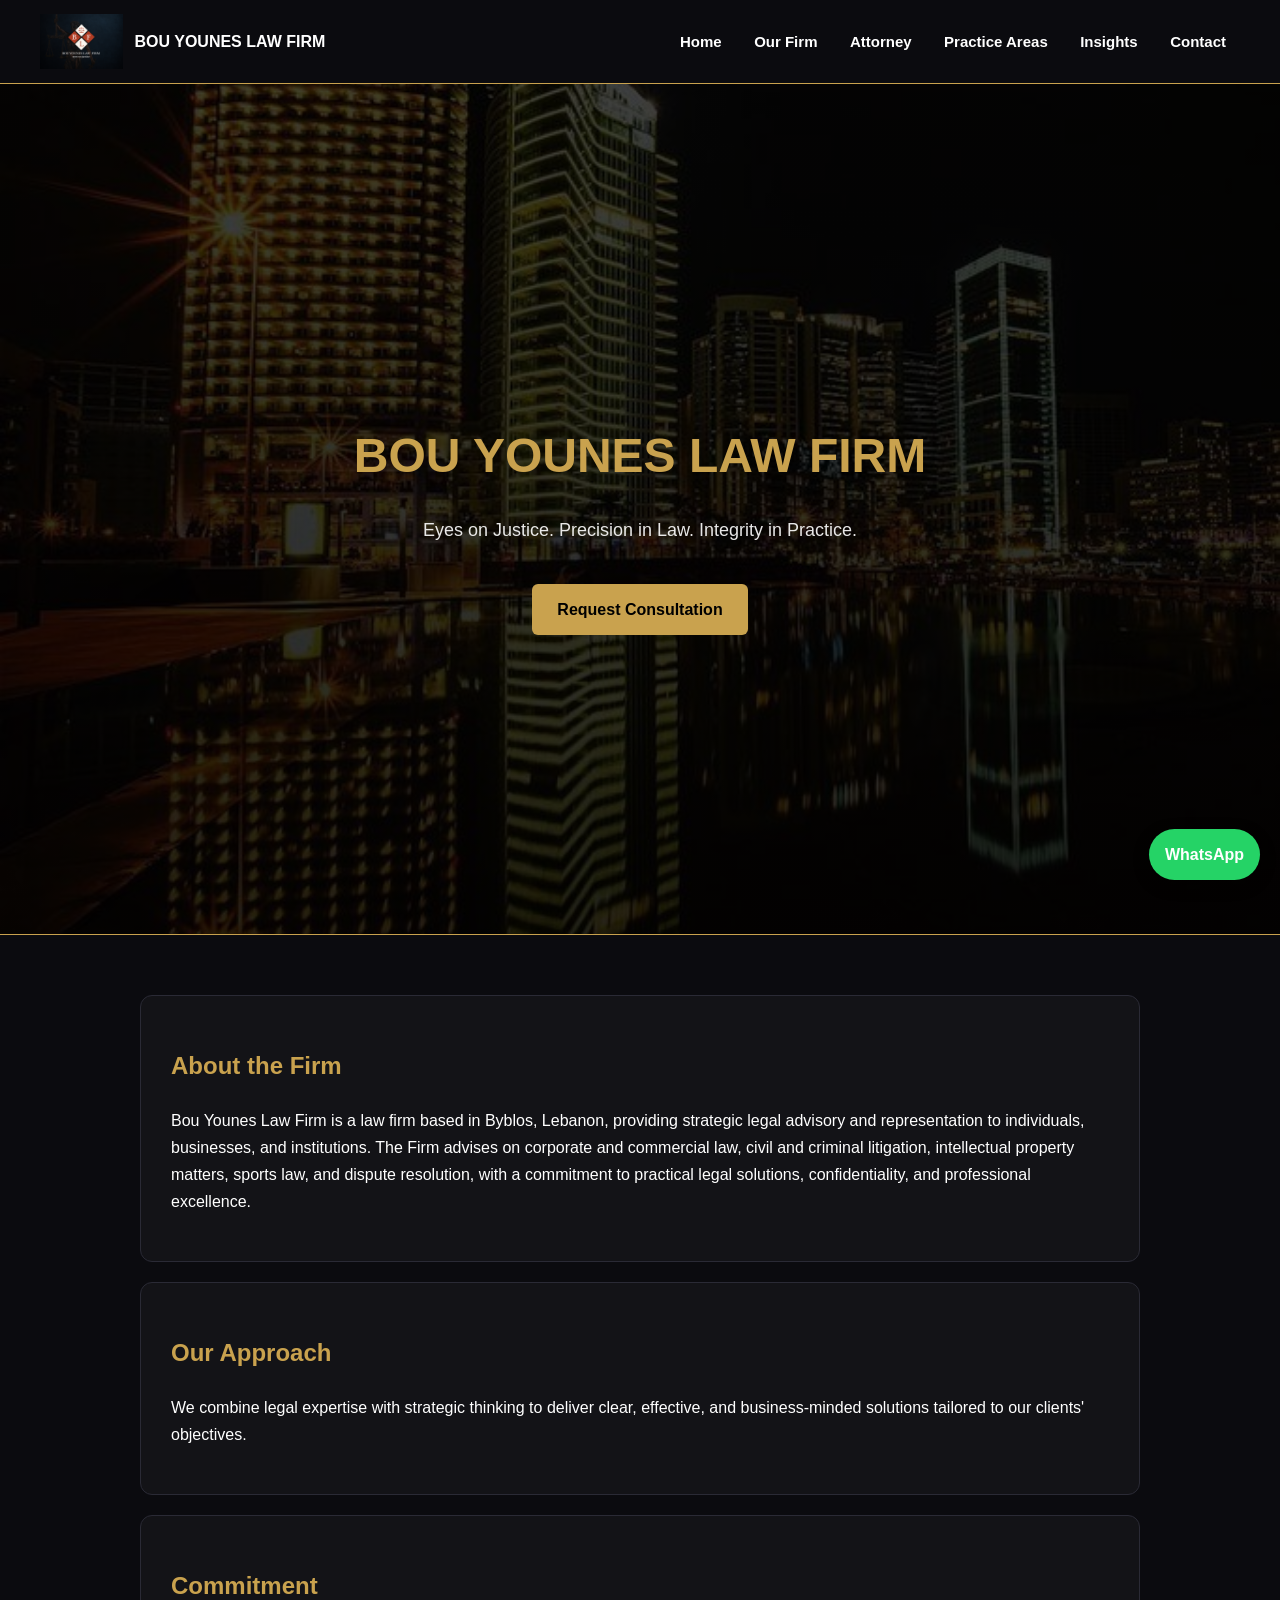
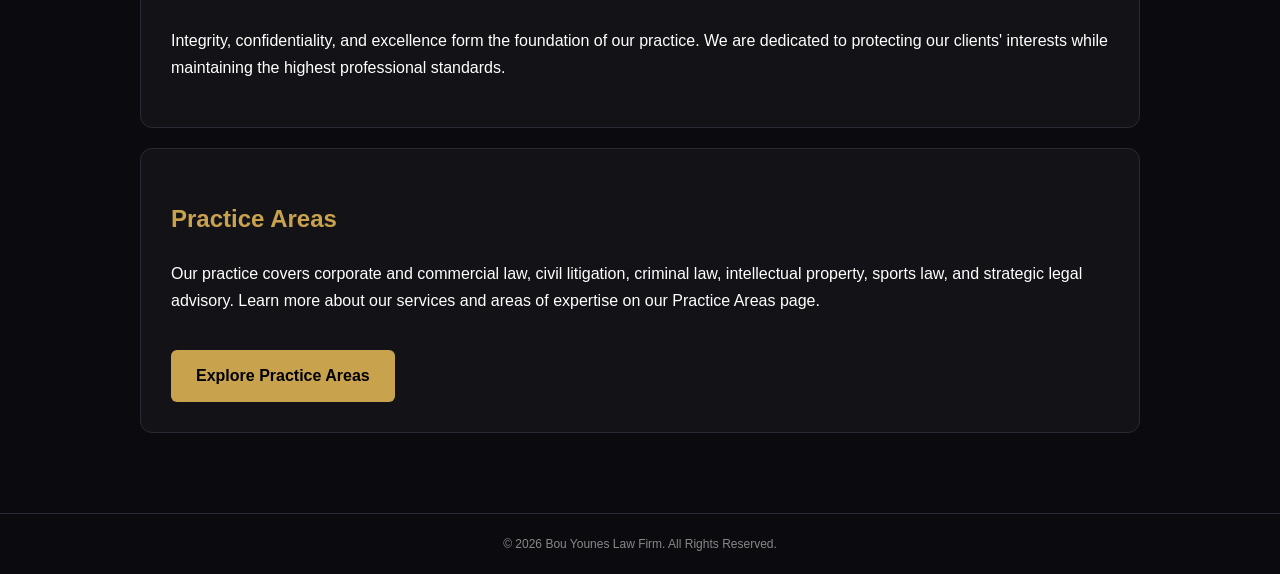
<file: index.html>
<!DOCTYPE html>
<html lang="en">
<head>
  <meta charset="UTF-8">
  <meta name="viewport" content="width=device-width, initial-scale=1.0">

  <title>Bou Younes Law Firm | Lawyers in Byblos, Lebanon | Corporate, Civil & Criminal Law</title>

  <meta name="description" content="Bou Younes Law Firm is a law firm based in Byblos, Lebanon, providing legal advisory and representation in corporate and commercial law, civil litigation, criminal law, intellectual property, and sports law.">

  <meta name="robots" content="index, follow">

  <link rel="canonical" href="https://charbelby1.github.io/charbel-law-website/">

  <meta property="og:title" content="Bou Younes Law Firm | Lawyers in Byblos, Lebanon">
  <meta property="og:description" content="Strategic legal advisory and representation in corporate, commercial, civil, criminal, intellectual property, and sports law in Lebanon.">
  <meta property="og:type" content="website">
  <meta property="og:url" content="https://charbelby1.github.io/charbel-law-website/">
  <meta property="og:image" content="https://charbelby1.github.io/charbel-law-website/logo.png">

  <link rel="stylesheet" href="style.css">

  <style>

body {
  margin: 0;
  font-family: Arial, sans-serif;
  background-color: #0b0b0f;
  color: white;
}

.hero {
  background: linear-gradient(rgba(0,0,0,0.75), rgba(0,0,0,0.85)),
  url('home-bg.jpg');
  background-size: cover;
  background-position: center;
  height: 90vh;
  display: flex;
  align-items: center;
  justify-content: center;
  text-align: center;
  padding: 20px;
  border-bottom: 1px solid #c9a24e;
}

.hero-content {
  max-width: 800px;
}

.hero h1 {
  font-size: 48px;
  color: #c9a24e;
  margin-bottom: 10px;
}

.hero p {
  font-size: 18px;
  opacity: 0.9;
}

.btn {
  display: inline-block;
  margin-top: 20px;
  padding: 12px 25px;
  background: #c9a24e;
  color: black;
  text-decoration: none;
  font-weight: bold;
  border-radius: 6px;
}

.section {
  max-width: 1000px;
  margin: auto;
  padding: 60px 20px;
}

.card {
  background: rgba(255,255,255,0.03);
  border: 1px solid #2a2a35;
  padding: 30px;
  border-radius: 12px;
  margin-bottom: 20px;
}

h2 {
  color: #c9a24e;
}

footer {
  text-align: center;
  padding: 20px;
  font-size: 12px;
  color: #888;
  border-top: 1px solid #2a2a35;
}

.whatsapp {
  position: fixed;
  bottom: 20px;
  right: 20px;
  background: #25D366;
  color: white;
  padding: 12px 16px;
  border-radius: 50px;
  text-decoration: none;
  font-weight: bold;
}

</style>

</head>

<body>

<header>
  <div class="logo">
    <img src="logo.png" alt="Logo" style="height:55px;">
    <b>BOU YOUNES LAW FIRM</b>
  </div>

  <nav>
    <a href="index.html">Home</a>
    <a href="firm.html">Our Firm</a>
    <a href="attorney.html">Attorney</a>
    <a href="practice-areas.html">Practice Areas</a>
    <a href="insights.html">Insights</a>
    <a href="contact.html">Contact</a>
  </nav>
</header>

<!-- HERO -->
<div class="hero">
  <div class="hero-content">

    <h1>BOU YOUNES LAW FIRM</h1>

    <p>
      Eyes on Justice. Precision in Law. Integrity in Practice.
    </p>

    <a class="btn" href="contact.html">
      Request Consultation
    </a>

  </div>
</div>

<!-- CONTENT -->
<div class="section">

  <div class="card">
    <h2>About the Firm</h2>
    <p>
      Bou Younes Law Firm is a law firm based in Byblos, Lebanon, providing strategic legal advisory and representation to individuals, businesses, and institutions. The Firm advises on corporate and commercial law, civil and criminal litigation, intellectual property matters, sports law, and dispute resolution, with a commitment to practical legal solutions, confidentiality, and professional excellence.
    </p>
  </div>

  <div class="card">
    <h2>Our Approach</h2>
    <p>
      We combine legal expertise with strategic thinking to deliver clear, effective, and business-minded solutions tailored to our clients' objectives.
    </p>
  </div>

  <div class="card">
    <h2>Commitment</h2>
    <p>
      Integrity, confidentiality, and excellence form the foundation of our practice. We are dedicated to protecting our clients' interests while maintaining the highest professional standards.
    </p>
  </div>

  <div class="card">
    <h2>Practice Areas</h2>
    <p>
      Our practice covers corporate and commercial law, civil litigation, criminal law, intellectual property, sports law, and strategic legal advisory. Learn more about our services and areas of expertise on our Practice Areas page.
    </p>
    <a class="btn" href="practice-areas.html">Explore Practice Areas</a>
  </div>

</div>

<a class="whatsapp"
href="https://wa.me/96176341528?text=Hello,%20I%20would%20like%20to%20schedule%20a%20legal%20consultation.%20Please%20let%20me%20know%20your%20availability.%20Thank%20you."
target="_blank">
WhatsApp
</a>

<footer>
  © 2026 Bou Younes Law Firm. All Rights Reserved.
</footer>

</body>
</html>
</file>
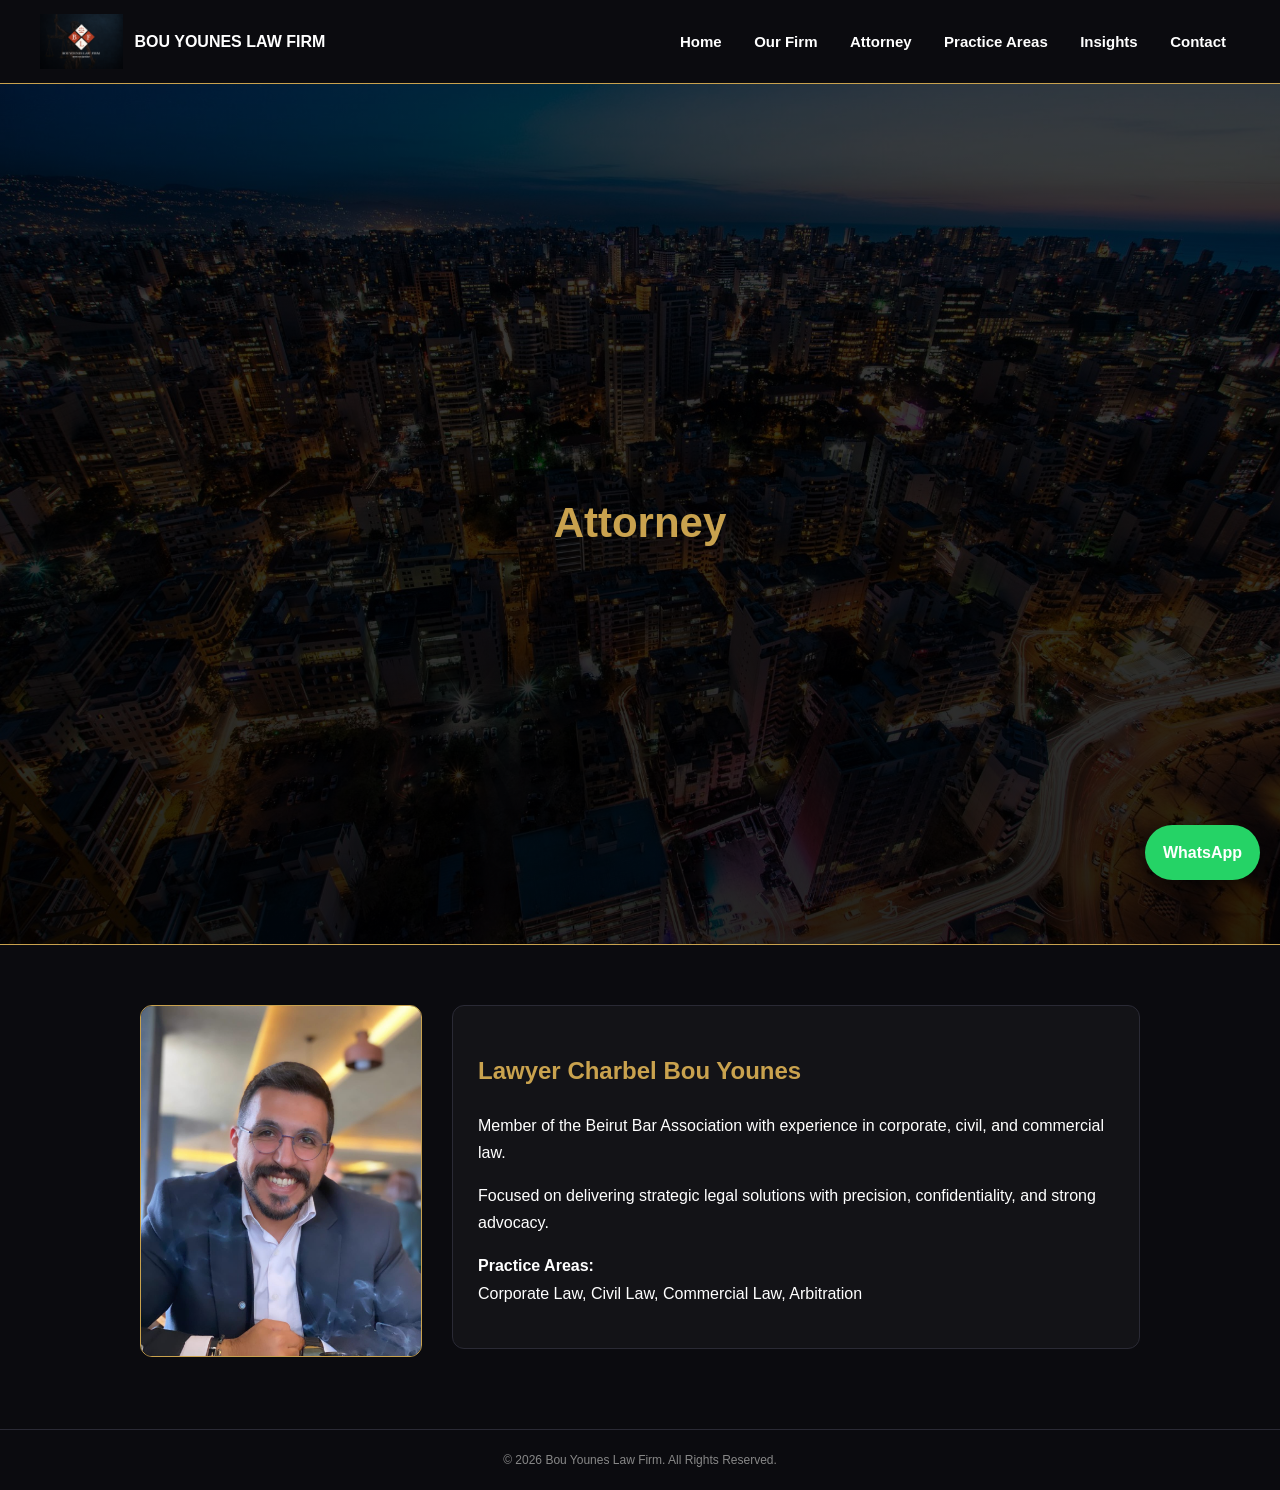
<file: attorney.html>
<!DOCTYPE html>
<html lang="en">
<head>
<meta charset="UTF-8">
<meta name="viewport" content="width=device-width, initial-scale=1.0">
<title>Attorney | Bou Younes Law Firm</title>
<link rel="stylesheet" href="style.css">

<style>

body {
  margin: 0;
  font-family: Arial, sans-serif;
  background-color: #0b0b0f;
  color: white;
}

/* HERO */
.hero {
  background: linear-gradient(rgba(0,0,0,0.75), rgba(0,0,0,0.85)),
  url('attorney-bg.jpg');
  background-size: cover;
  background-position: center;
  height: 60vh;
  display: flex;
  align-items: center;
  justify-content: center;
  text-align: center;
  border-bottom: 1px solid #c9a24e;
}

.hero h1 {
  color: #c9a24e;
  font-size: 42px;
}

/* PROFILE SECTION */
.section {
  max-width: 1000px;
  margin: auto;
  padding: 60px 20px;
}

.profile {
  display: flex;
  gap: 30px;
  flex-wrap: wrap;
  align-items: flex-start;
}

.profile img {
  width: 280px;
  border-radius: 12px;
  border: 1px solid #c9a24e;
}

.card {
  flex: 1;
  background: rgba(255,255,255,0.03);
  border: 1px solid #2a2a35;
  padding: 25px;
  border-radius: 12px;
}

h2 {
  color: #c9a24e;
}

/* FOOTER */
footer {
  text-align: center;
  padding: 20px;
  font-size: 12px;
  color: #888;
  border-top: 1px solid #2a2a35;
}

</style>

</head>

<body>

<header>
  <div class="logo">
    <img src="logo.png" alt="Logo" style="height:55px;">
    <b>BOU YOUNES LAW FIRM</b>
  </div>

  <nav>
    <a href="index.html">Home</a>
    <a href="firm.html">Our Firm</a>
    <a href="attorney.html">Attorney</a>
    <a href="practice-areas.html">Practice Areas</a>
    <a href="insights.html">Insights</a>
    <a href="contact.html">Contact</a>
  </nav>
</header>

<!-- HERO -->
<div class="hero">
  <h1>Attorney</h1>
</div>

<!-- CONTENT -->
<div class="section">

  <div class="profile">

    <!-- YOUR PHOTO -->
    <img src="charbel profile.jpeg" alt="Attorney Photo">

    <!-- INFO -->
    <div class="card">

      <h2>Lawyer Charbel Bou Younes</h2>

      <p>
        Member of the Beirut Bar Association with experience in corporate,
        civil, and commercial law.
      </p>

      <p>
        Focused on delivering strategic legal solutions with precision,
        confidentiality, and strong advocacy.
      </p>

      <p>
        <strong>Practice Areas:</strong><br>
        Corporate Law, Civil Law, Commercial Law, Arbitration
      </p>

    </div>

  </div>

</div>

<a class="whatsapp"
href="https://wa.me/96176341528?text=Hello,%20I%20would%20like%20to%20schedule%20a%20legal%20consultation.%20Please%20let%20me%20know%20your%20availability.%20Thank%20you."
target="_blank">
WhatsApp
</a>

<footer>
  © 2026 Bou Younes Law Firm. All Rights Reserved.
</footer>

</body>
</html>
</file>
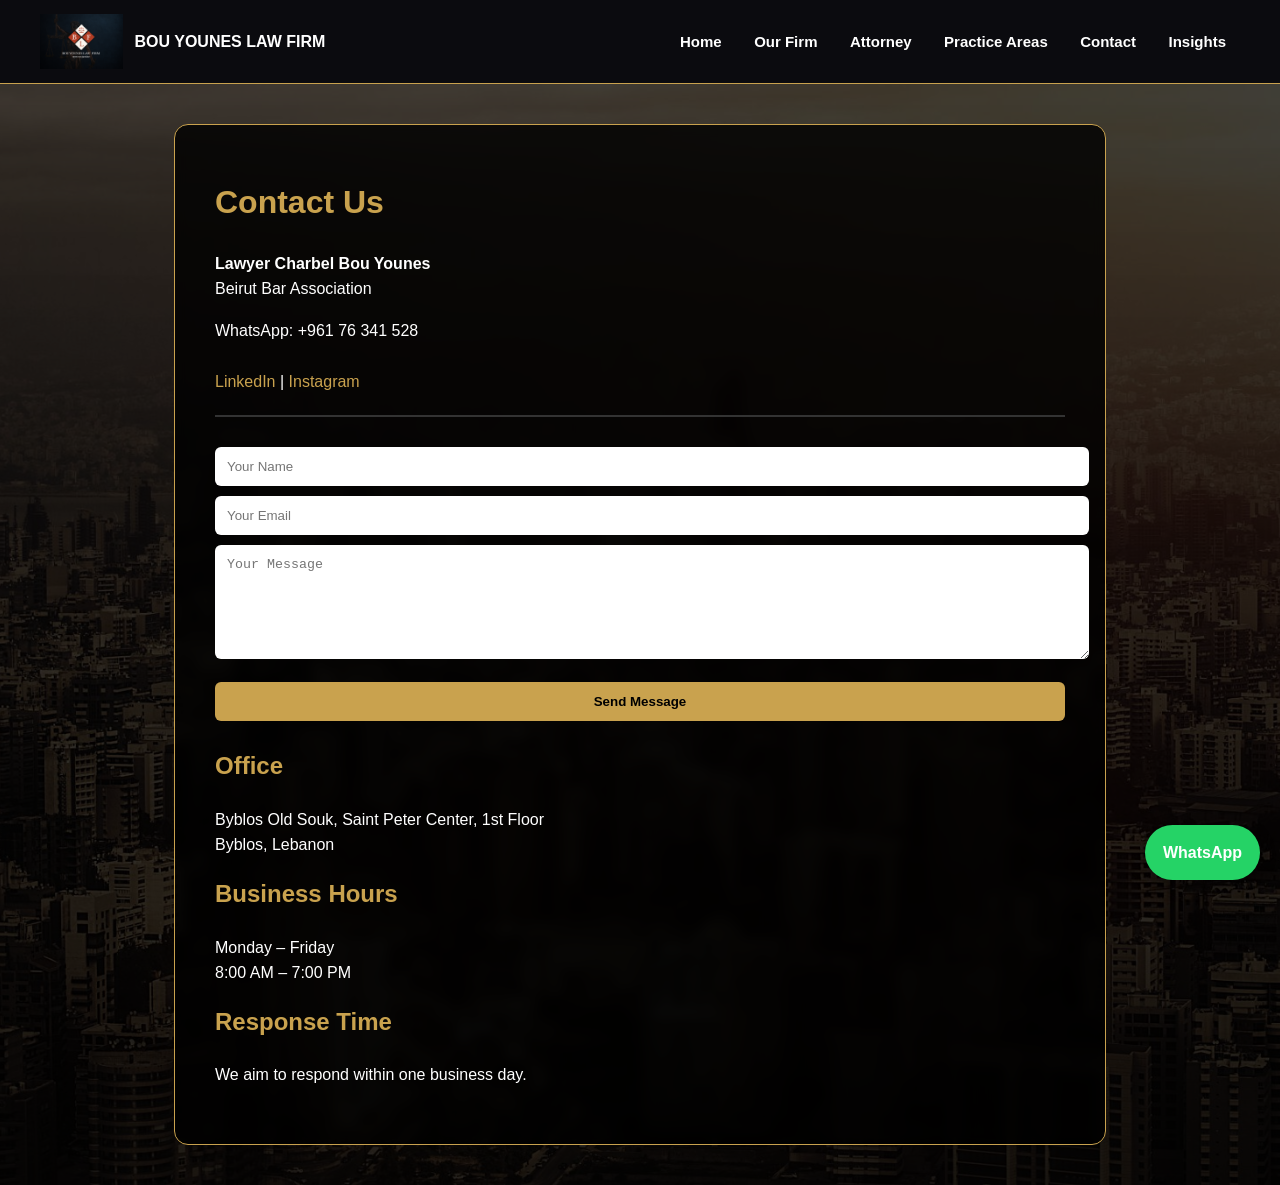
<file: contact.html>
<!DOCTYPE html>
<html lang="en">
<head>
<meta charset="UTF-8">
<meta name="viewport" content="width=device-width, initial-scale=1.0">
<title>Contact | Bou Younes Law Firm</title>
<link rel="stylesheet" href="style.css">

<style>

/* PAGE BACKGROUND */
body {
  margin: 0;
  font-family: Arial, sans-serif;
  color: white;
}

/* BACKGROUND IMAGE SECTION */
.contact-page {
  min-height: 100vh;
  background: linear-gradient(rgba(0,0,0,0.75), rgba(0,0,0,0.85)),
  url('contact-bg.jpg');
  background-size: cover;
  background-position: center;
  padding: 40px 20px;
}

/* MAIN CARD */
.card {
  max-width: 850px;
  margin: auto;
  background: rgba(0,0,0,0.80);
  padding: 40px;
  border-radius: 14px;
  border: 1px solid #c9a24e;
  backdrop-filter: blur(6px);
}

/* TEXT */
h1, h2, h3 {
  color: #c9a24e;
  margin-top: 10px;
}

p {
  line-height: 1.6;
}

/* INPUTS */
input, textarea {
  width: 100%;
  padding: 12px;
  margin-top: 10px;
  border-radius: 6px;
  border: none;
  outline: none;
}

/* BUTTON */
button {
  margin-top: 15px;
  width: 100%;
  padding: 12px;
  background: #c9a24e;
  border: none;
  font-weight: bold;
  cursor: pointer;
  color: black;
  border-radius: 6px;
}

/* LINKS */
a {
  color: #c9a24e;
  text-decoration: none;
}

a:hover {
  text-decoration: underline;
}

</style>
</head>

<body>

<header>
  <div class="logo">
    <img src="logo.png" alt="Bou Younes Law Firm Logo">
    <b>BOU YOUNES LAW FIRM</b>
  </div>

  <nav>
    <a href="index.html">Home</a>
    <a href="firm.html">Our Firm</a>
    <a href="attorney.html">Attorney</a>
    <a href="practice-areas.html">Practice Areas</a>
    <a href="contact.html">Contact</a>
    <a href="insights.html">Insights</a>
  </nav>
</header>

<div class="contact-page">

  <div class="card">

    <h1>Contact Us</h1>

    <p>
      <strong>Lawyer Charbel Bou Younes</strong><br>
      Beirut Bar Association
    </p>

    <p>
      WhatsApp: +961 76 341 528<br><br>

      <a href="https://www.linkedin.com/in/charbel-c-bou-younes-67949323b/" target="_blank">
        LinkedIn
      </a>
      |
      <a href="https://www.instagram.com/charbel.by/?hl=en" target="_blank">
        Instagram
      </a>
    </p>

    <hr style="border:1px solid #333; margin:20px 0;">

    <form action="https://formspree.io/f/mjgdpnzn" method="POST">

      <input type="text" name="name" placeholder="Your Name" required>

      <input type="email" name="email" placeholder="Your Email" required>

      <textarea name="message" rows="6" placeholder="Your Message" required></textarea>

      <button type="submit">Send Message</button>

    </form>

    <div style="margin-top:25px;">

      <h2>Office</h2>
      <p>
        Byblos Old Souk, Saint Peter Center, 1st Floor<br>
        Byblos, Lebanon
      </p>

      <h2>Business Hours</h2>
      <p>
        Monday – Friday<br>
        8:00 AM – 7:00 PM
      </p>

      <h2>Response Time</h2>
      <p>
        We aim to respond within one business day.
      </p>

    </div>

  </div>

</div>

<a class="whatsapp"
href="https://wa.me/96176341528?text=Hello,%20I%20would%20like%20to%20schedule%20a%20legal%20consultation.%20Please%20let%20me%20know%20your%20availability.%20Thank%20you."
target="_blank">
  WhatsApp
</a>

</body>
</html>
</file>
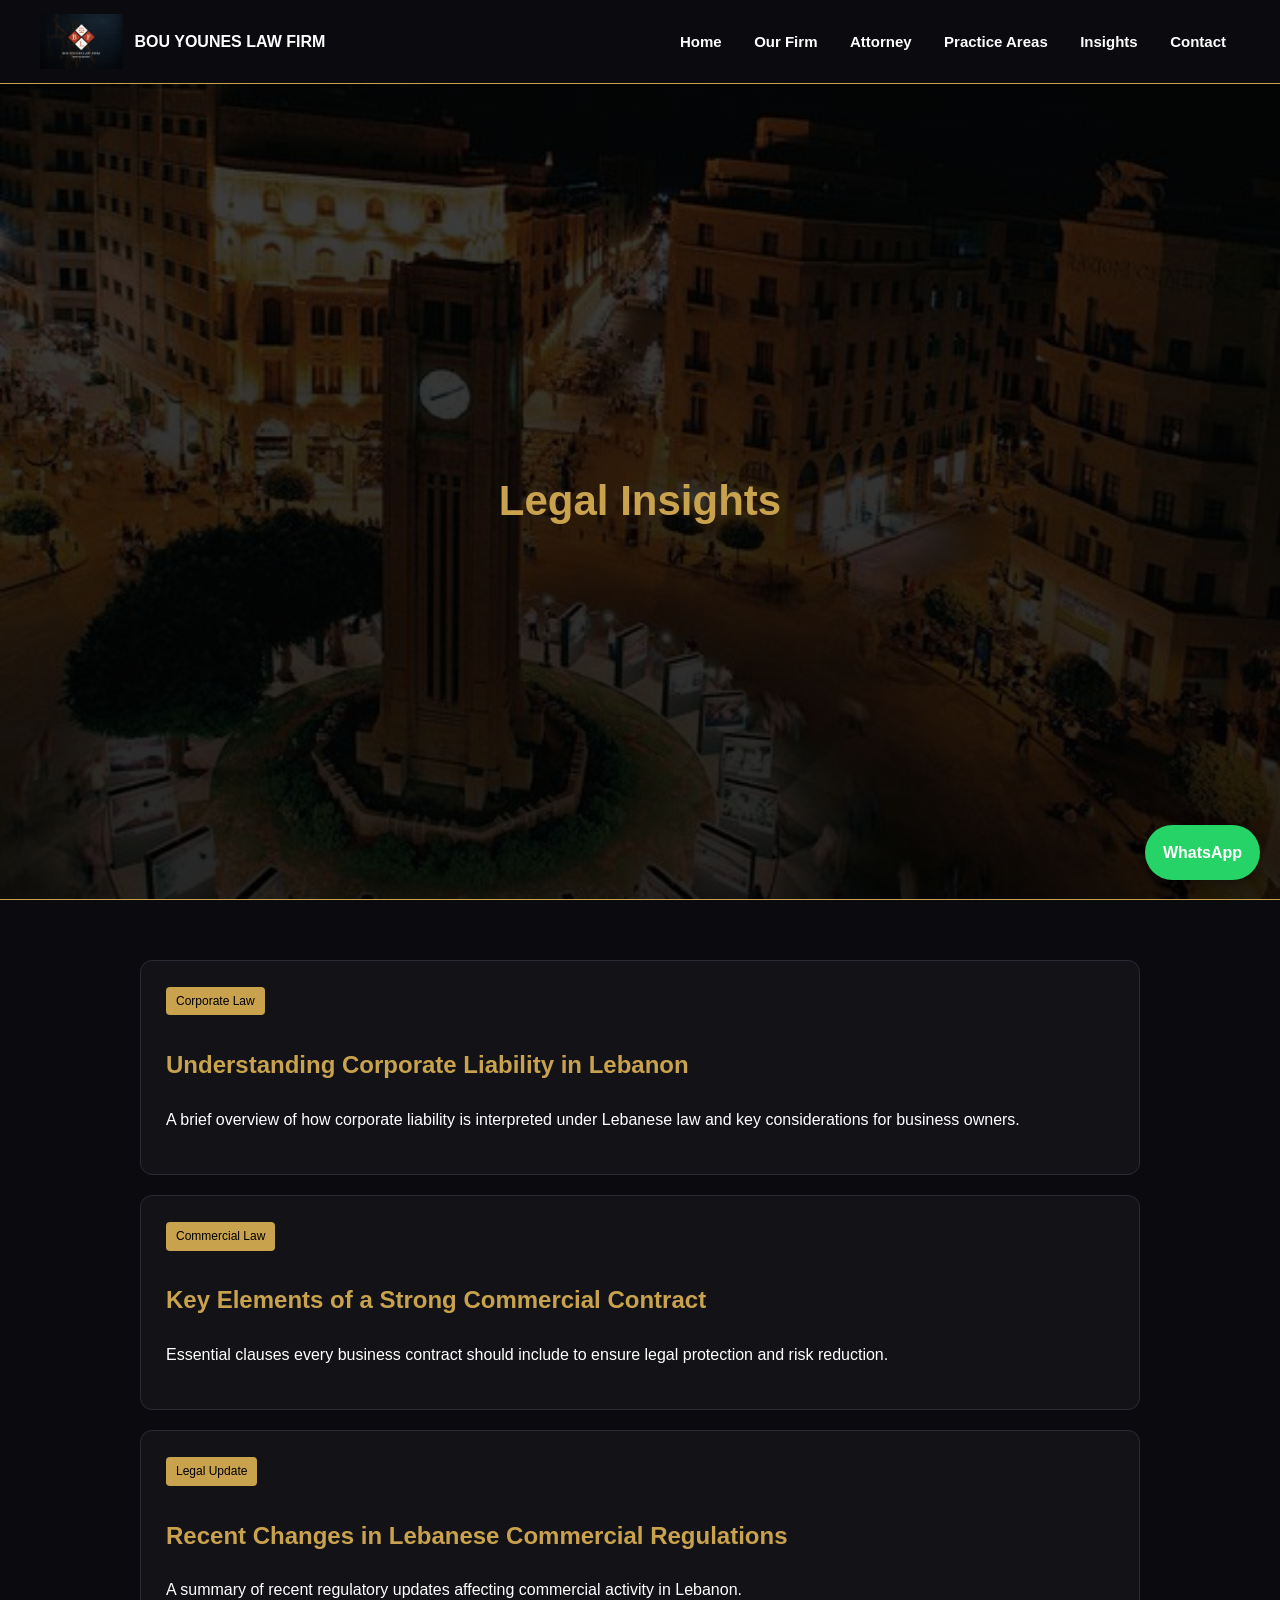
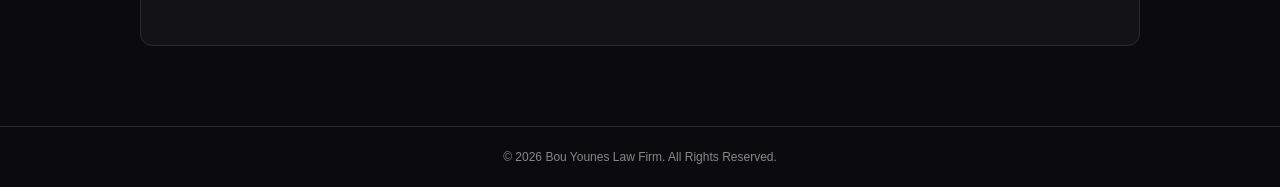
<file: insights.html>
<!DOCTYPE html>
<html lang="en">
<head>
<meta charset="UTF-8">
<meta name="viewport" content="width=device-width, initial-scale=1.0">
<title>Insights | Bou Younes Law Firm</title>
<link rel="stylesheet" href="style.css">

<style>

body {
  margin: 0;
  font-family: Arial, sans-serif;
  background-color: #0b0b0f;
  color: white;
}

/* HERO */
.hero {
  background: linear-gradient(rgba(0,0,0,0.75), rgba(0,0,0,0.85)),
  url('insights-bg.jpg');
  background-size: cover;
  background-position: center;
  height: 55vh;
  display: flex;
  align-items: center;
  justify-content: center;
  text-align: center;
  border-bottom: 1px solid #c9a24e;
}

.hero h1 {
  color: #c9a24e;
  font-size: 42px;
}

/* SECTION */
.section {
  max-width: 1000px;
  margin: auto;
  padding: 60px 20px;
}

/* BLOG CARD */
.card {
  background: rgba(255,255,255,0.03);
  border: 1px solid #2a2a35;
  padding: 25px;
  border-radius: 12px;
  margin-bottom: 20px;
  transition: 0.3s;
}

.card:hover {
  border-color: #c9a24e;
  transform: translateY(-3px);
}

h2 {
  color: #c9a24e;
}

/* TAG */
.tag {
  display: inline-block;
  padding: 4px 10px;
  font-size: 12px;
  background: #c9a24e;
  color: black;
  border-radius: 4px;
  margin-bottom: 10px;
}

/* FOOTER */
footer {
  text-align: center;
  padding: 20px;
  font-size: 12px;
  color: #888;
  border-top: 1px solid #2a2a35;
}

</style>

</head>

<body>

<header>
  <div class="logo">
    <img src="logo.png" alt="Logo" style="height:55px;">
    <b>BOU YOUNES LAW FIRM</b>
  </div>

  <nav>
    <a href="index.html">Home</a>
    <a href="firm.html">Our Firm</a>
    <a href="attorney.html">Attorney</a>
    <a href="practice-areas.html">Practice Areas</a>
    <a href="insights.html">Insights</a>
    <a href="contact.html">Contact</a>
  </nav>
</header>

<!-- HERO -->
<div class="hero">
  <h1>Legal Insights</h1>
</div>

<!-- CONTENT -->
<div class="section">

  <div class="card">
    <span class="tag">Corporate Law</span>
    <h2>Understanding Corporate Liability in Lebanon</h2>
    <p>
      A brief overview of how corporate liability is interpreted under Lebanese law
      and key considerations for business owners.
    </p>
  </div>

  <div class="card">
    <span class="tag">Commercial Law</span>
    <h2>Key Elements of a Strong Commercial Contract</h2>
    <p>
      Essential clauses every business contract should include to ensure legal protection
      and risk reduction.
    </p>
  </div>

  <div class="card">
    <span class="tag">Legal Update</span>
    <h2>Recent Changes in Lebanese Commercial Regulations</h2>
    <p>
      A summary of recent regulatory updates affecting commercial activity in Lebanon.
    </p>
  </div>

</div>

<a class="whatsapp" href="https://wa.me/96176341528" target="_blank">
  WhatsApp
</a>

<footer>
  © 2026 Bou Younes Law Firm. All Rights Reserved.
</footer>

</body>
</html>
</file>
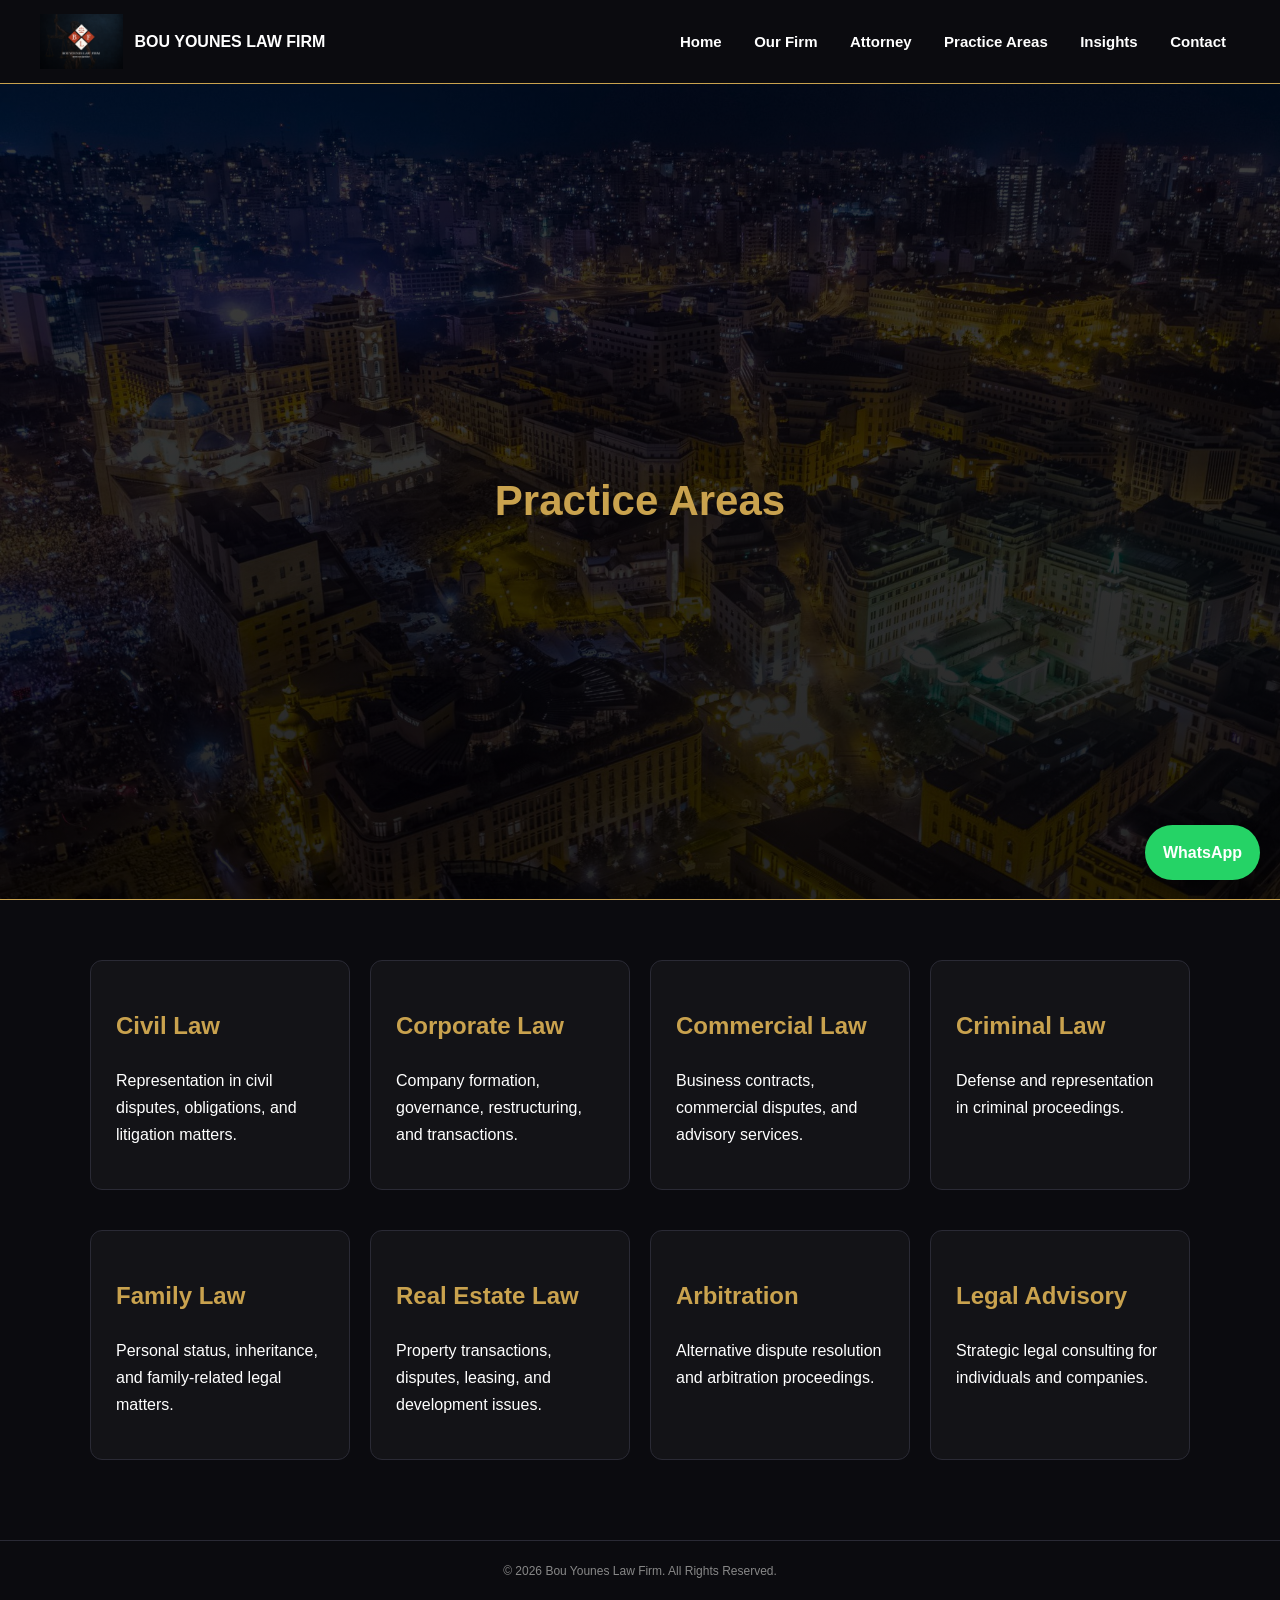
<file: practice-areas.html>
<!DOCTYPE html>
<html lang="en">
<head>
<meta charset="UTF-8">
<meta name="viewport" content="width=device-width, initial-scale=1.0">
<title>Practice Areas | Bou Younes Law Firm</title>
<link rel="stylesheet" href="style.css">

<style>

body {
  margin: 0;
  font-family: Arial, sans-serif;
  background-color: #0b0b0f;
  color: white;
}

/* HERO */
.hero {
  background: linear-gradient(rgba(0,0,0,0.75), rgba(0,0,0,0.85)),
  url('practice-bg.jpg');
  background-size: cover;
  background-position: center;
  height: 55vh;
  display: flex;
  align-items: center;
  justify-content: center;
  text-align: center;
  border-bottom: 1px solid #c9a24e;
}

.hero h1 {
  color: #c9a24e;
  font-size: 42px;
}

/* GRID */
.section {
  max-width: 1100px;
  margin: auto;
  padding: 60px 20px;
}

.grid {
  display: grid;
  grid-template-columns: repeat(auto-fit, minmax(250px, 1fr));
  gap: 20px;
}

.card {
  background: rgba(255,255,255,0.03);
  border: 1px solid #2a2a35;
  padding: 25px;
  border-radius: 12px;
  transition: 0.3s;
}

.card:hover {
  border-color: #c9a24e;
  transform: translateY(-5px);
}

h2 {
  color: #c9a24e;
}

/* FOOTER */
footer {
  text-align: center;
  padding: 20px;
  font-size: 12px;
  color: #888;
  border-top: 1px solid #2a2a35;
}

</style>

</head>

<body>

<header>
  <div class="logo">
    <img src="logo.png" alt="Logo" style="height:55px;">
    <b>BOU YOUNES LAW FIRM</b>
  </div>

  <nav>
    <a href="index.html">Home</a>
    <a href="firm.html">Our Firm</a>
    <a href="attorney.html">Attorney</a>
    <a href="practice-areas.html">Practice Areas</a>
    <a href="insights.html">Insights</a>
    <a href="contact.html">Contact</a>
  </nav>
</header>

<!-- HERO -->
<div class="hero">
  <h1>Practice Areas</h1>
</div>

<!-- CONTENT -->
<div class="section">

  <div class="grid">

    <div class="card">
      <h2>Civil Law</h2>
      <p>Representation in civil disputes, obligations, and litigation matters.</p>
    </div>

    <div class="card">
      <h2>Corporate Law</h2>
      <p>Company formation, governance, restructuring, and transactions.</p>
    </div>

    <div class="card">
      <h2>Commercial Law</h2>
      <p>Business contracts, commercial disputes, and advisory services.</p>
    </div>

    <div class="card">
      <h2>Criminal Law</h2>
      <p>Defense and representation in criminal proceedings.</p>
    </div>

    <div class="card">
      <h2>Family Law</h2>
      <p>Personal status, inheritance, and family-related legal matters.</p>
    </div>

    <div class="card">
      <h2>Real Estate Law</h2>
      <p>Property transactions, disputes, leasing, and development issues.</p>
    </div>

    <div class="card">
      <h2>Arbitration</h2>
      <p>Alternative dispute resolution and arbitration proceedings.</p>
    </div>

    <div class="card">
      <h2>Legal Advisory</h2>
      <p>Strategic legal consulting for individuals and companies.</p>
    </div>

  </div>

</div>

<a class="whatsapp"
href="https://wa.me/96176341528?text=Hello,%20I%20would%20like%20to%20schedule%20a%20legal%20consultation.%20Please%20let%20me%20know%20your%20availability.%20Thank%20you."
target="_blank">
WhatsApp
</a>

<footer>
  © 2026 Bou Younes Law Firm. All Rights Reserved.
</footer>

</body>
</html>
</file>
<file: style.css>
/* GLOBAL */
body {
    margin: 0;
    font-family: Arial, sans-serif;
    background-color: #0f0f14;
    color: #e6e6e6;
    line-height: 1.7;
}

/* HEADER */
header {
    background-color: #0b0b0f;
    display: flex;
    justify-content: space-between;
    align-items: center;
    padding: 14px 40px;
    position: sticky;
    top: 0;
    z-index: 1000;
    border-bottom: 1px solid #c9a24e;
}

/* LOGO */
.logo {
    display: flex;
    align-items: center;
    gap: 12px;
    font-weight: bold;
}

.logo img {
    height: 55px;
    width: auto;
    display: block;
}

/* NAVIGATION */
nav a {
    color: white;
    margin: 10px 14px;
    text-decoration: none;
    font-weight: 600;
    font-size: 15px;
}

nav a:hover {
    color: #c9a24e;
}

/* HERO */
.hero {
    background:
        linear-gradient(rgba(0,0,0,0.75), rgba(0,0,0,0.75)),
        url('https://images.unsplash.com/photo-1589829545856-d10d557cf95f?auto=format&fit=crop&w=1500&q=80');
    background-position: center;
    background-size: cover;
    text-align: center;
    padding: 160px 20px;
    border-bottom: 1px solid #c9a24e;
}

.hero h1 {
    font-size: 55px;
    color: #c9a24e;
    margin-bottom: 10px;
}

.hero p {
    font-size: 18px;
    opacity: 0.9;
}

/* BUTTON */
.btn {
    display: inline-block;
    background-color: #c9a24e;
    color: #0b0b0f;
    padding: 14px 30px;
    text-decoration: none;
    font-weight: bold;
    margin-top: 20px;
    border-radius: 4px;
}

.btn:hover {
    background-color: #b08b3f;
}

/* SECTIONS */
.section {
    max-width: 900px;
    margin: auto;
    padding: 50px 20px;
}

.card {
    background: #16161d;
    padding: 40px;
    margin-bottom: 20px;
    border-radius: 10px;
    border: 1px solid #2a2a35;
}

h2 {
    color: #c9a24e;
}

/* FOOTER */
footer {
    text-align: center;
    padding: 25px;
    font-size: 13px;
    color: #888;
    border-top: 1px solid #2a2a35;
}

/* WHATSAPP BUTTON */
.whatsapp {
    position: fixed;
    bottom: 20px;
    right: 20px;
    background-color: #25D366;
    color: white;
    padding: 14px 18px;
    border-radius: 50px;
    text-decoration: none;
    font-weight: bold;
    box-shadow: 0 5px 15px rgba(0,0,0,0.4);
    z-index: 9999;
}

/* MOBILE */
@media (max-width: 768px) {
    header {
        flex-direction: column;
        gap: 15px;
        text-align: center;
    }

    nav {
        display: flex;
        flex-wrap: wrap;
        justify-content: center;
    }

    .hero {
        padding: 100px 20px;
    }

    .hero h1 {
        font-size: 38px;
    }

    .card {
        padding: 25px;
    }
}
</file>
